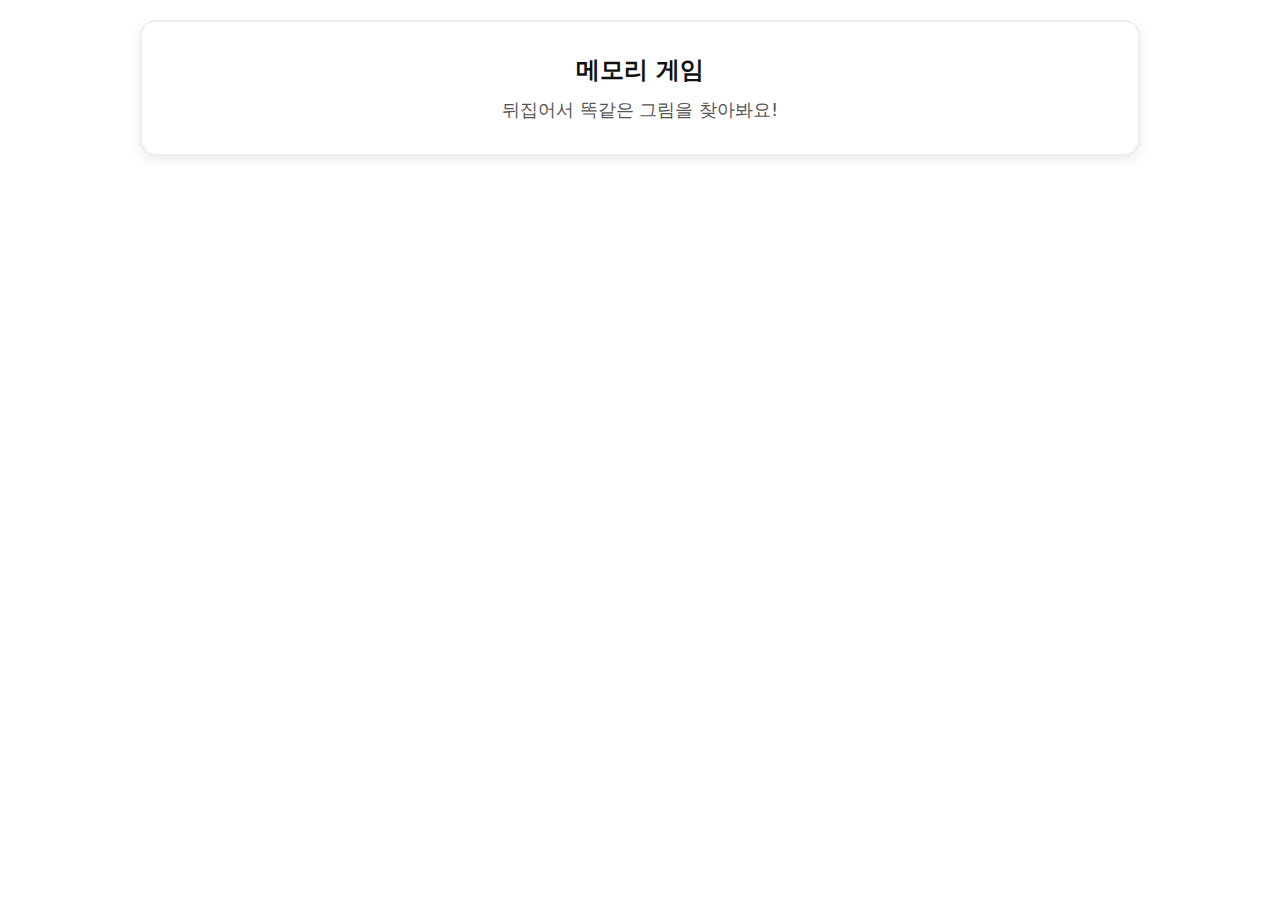
<file: index.html>
<!doctype html>
<html lang="ko">
<head>
  <meta charset="utf-8"/>
  <meta name="viewport" content="width=device-width,initial-scale=1,maximum-scale=1"/>
  <link rel="manifest" href="manifest.json">
  <title>하은 놀이터</title>
  <style>
    body {
      margin: 0;
      font-family: ui-sans-serif, system-ui, -apple-system, 'Noto Sans KR', sans-serif;
      background: #fff; /* 그라데이션 제거 */
    }

    .container {
      display: flex;
      justify-content: center;
      padding: 20px;
    }

    .grid {
      display: grid;
      gap: 20px;
      grid-template-columns: repeat(auto-fit, minmax(220px, 1fr));
      width: 100%;
      max-width: 1000px;
    }

    .card {
      display: flex;
      flex-direction: column;
      justify-content: center;
      padding: 32px;
      border-radius: 16px;
      background: #fff;
      border: 2px solid #eee;
      box-shadow: 0 4px 12px rgba(0,0,0,0.08);
      text-align: center;
      text-decoration: none;
      color: #111;
    }

    .card h2 {
      margin: 0 0 12px;
      font-size: 24px;
    }

    .card p {
      margin: 0;
      font-size: 18px;
      color: #555;
    }
  </style>
</head>
<body>
  <div class="container">
    <div class="grid">
      <a class="card" href="games/memory.html">
        <h2>메모리 게임</h2>
        <p>뒤집어서 똑같은 그림을 찾아봐요!</p>
      </a>
      <!--<a class="card" href="games/bingo.html">
        <h2>빙고 게임</h2>
        <p>칸을 꾹꾹 눌러서 5줄을 먼저 만들어요!</p>
      </a>
      <a class="card" href="games/plant.html">
        <h2>물 주기 화분</h2>
        <p>물을 주면 쑥쑥! 우리 화분 키우기 🌱</p>
      </a>
      <a class="card" href="games/math.html">
        <h2>연산 문제</h2>
        <p>덧셈 뺄셈 곱셈으로 머리 쑥쑥 💡</p>
      </a>
      <a class="card" href="games/media.html">
        <h2>노래·영상</h2>
        <p>좋아하는 노래랑 영상 골라 보아요 🎵</p>
      </a>-->
    </div>
  </div>
  <script>
    if('serviceWorker' in navigator){ navigator.serviceWorker.register('sw.js'); }
  </script>
</body>
</html>
</file>
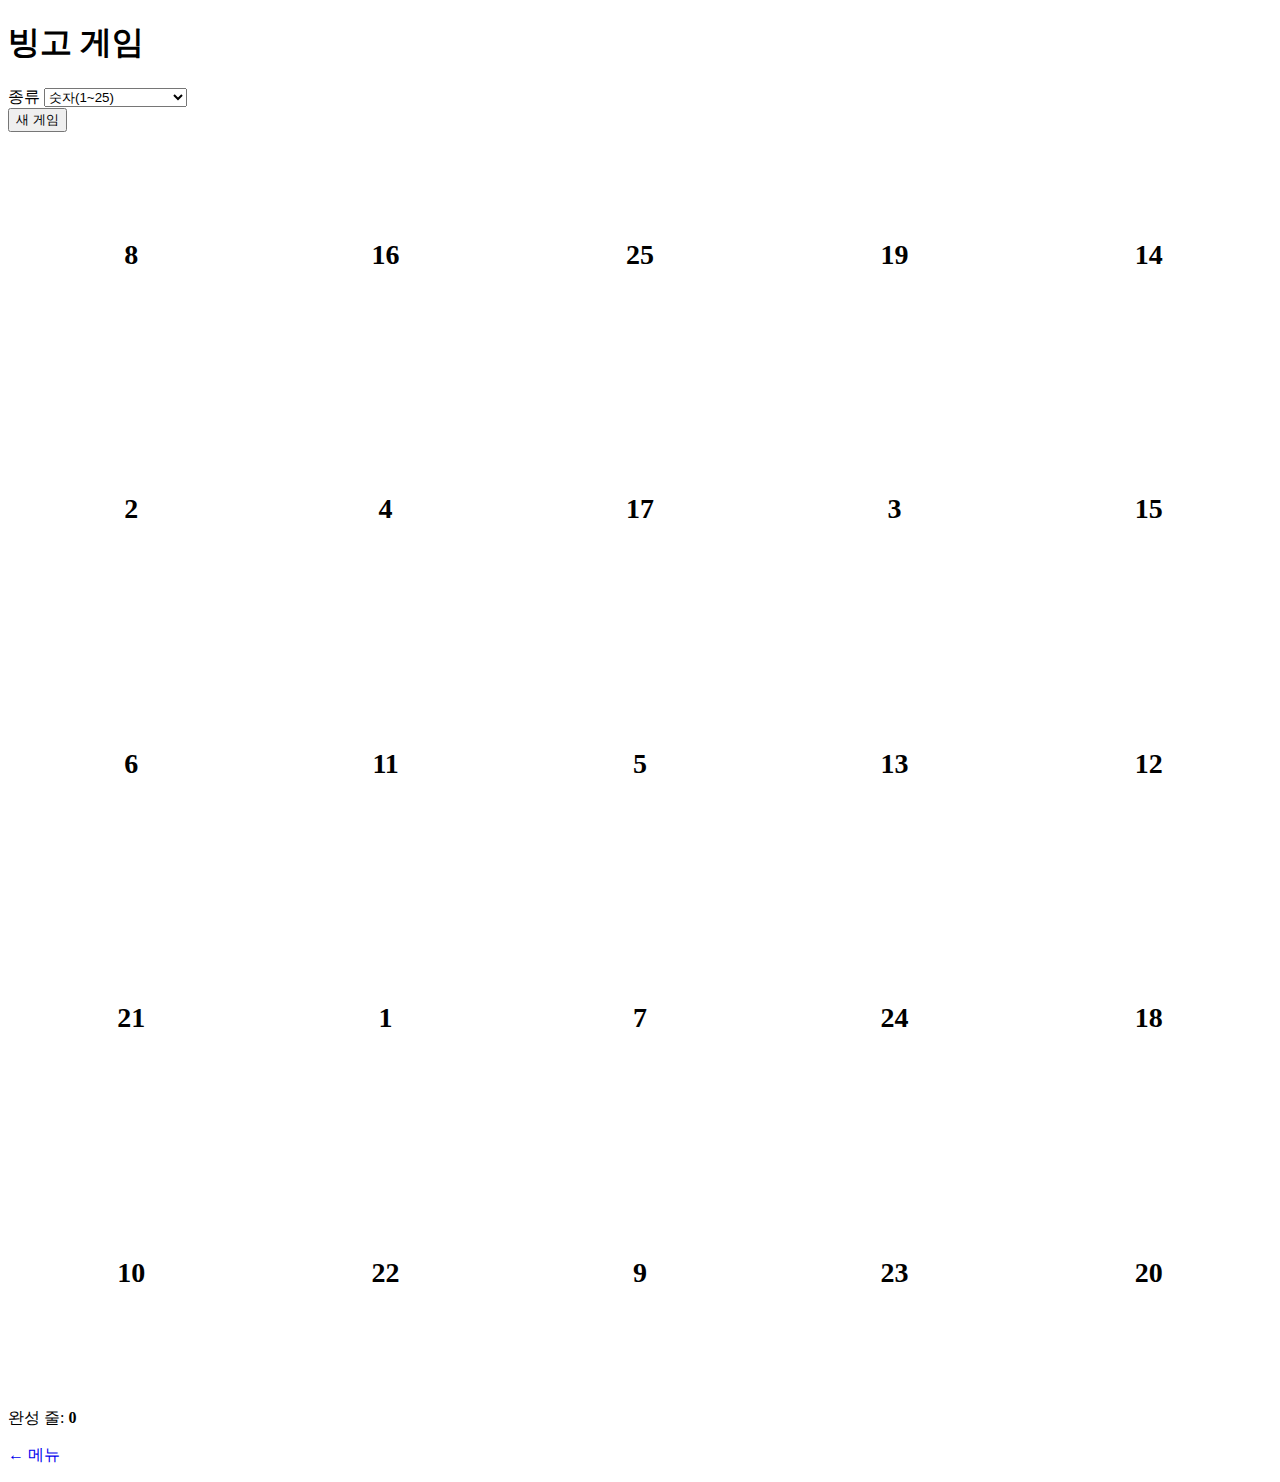
<file: games/bingo.html>
<!doctype html><html lang="ko"><head>
<meta charset="utf-8"/><meta name="viewport" content="width=device-width,initial-scale=1"/>
<link rel="../stylesheet" href="../styles/app.css" onload="this.rel='stylesheet'">
<title>빙고 게임</title>
<style>
  .board{display:grid;gap:8px;grid-template-columns:repeat(5,1fr);}
  .cell{aspect-ratio:1/1;display:grid;place-items:center;border:2px solid var(--border);border-radius:12px;background:#fff;font-size:clamp(16px,4vw,28px);font-weight:700;cursor:pointer;user-select:none}
  .cell.on{background:var(--acc);color:#fff;border-color:var(--acc)}
  .toolbar{justify-content:space-between}
</style>
</head><body>
<div class="container">
  <h1>빙고 게임</h1>
  <div class="toolbar">
    <div>
      <label>종류</label>
      <select id="mode">
        <option value="numbers">숫자(1~25)</option>
        <option value="korean">한글 ㄱ~ㅎ</option>
        <option value="images">그림(assets/images)</option>
      </select>
    </div>
    <button id="shuffleBtn">새 게임</button>
  </div>
  <div id="board" class="board"></div>
  <p id="status" class="card" style="margin-top:12px">완성 줄: <strong id="lines">0</strong></p>
  <p class="footer"><a href="../index.html" class="btn" style="text-decoration:none">← 메뉴</a></p>
</div>
<script type="module">
import { $, shuffle } from '../js/common.js';

const board = $('#board');
const linesEl = $('#lines');
const statusEl = $('#status');
const modeSel = $('#mode');

let size = 5;
let items = [];

function genItems(){
  const mode = modeSel.value;
  if(mode === 'numbers'){
    items = shuffle(Array.from({length: size*size}, (_,i)=> (i+1).toString()));
  } else if(mode === 'korean'){
    const consonants = 'ㄱㄲㄴㄷㄸㄹㅁㅂㅃㅅㅆㅇㅈㅉㅊㅋㅌㅍㅎ'.split('').slice(0,size*size);
    items = shuffle(consonants);
  } else {
    // 이미지 모드: assets/images 폴더에 img1.png ... img25.png 넣으면 자동 로드
    items = Array.from({length: size*size}, (_,i)=> `../assets/images/img${i+1}.png`);
  }
}

function draw(){
  board.innerHTML = '';
  genItems();
  for(let i=0;i<size*size;i++){
    const div = document.createElement('div');
    div.className='cell';
    const mode = modeSel.value;
    if(mode==='images'){
      const img = document.createElement('img');
      img.src = items[i];
      img.alt = `img${i+1}`;
      div.appendChild(img);
    } else {
      div.textContent = items[i];
    }
    div.addEventListener('click', ()=>{
      div.classList.toggle('on');
      updateLines();
    });
    board.appendChild(div);
  }
  updateLines();
}

function updateLines(){
  const cells = [...board.children];
  const on = (r,c)=> cells[r*size+c].classList.contains('on');
  let count = 0;
  // 가로/세로
  for(let i=0;i<size;i++){
    if(Array.from({length:size}, (_,c)=> on(i,c)).every(Boolean)) count++;
    if(Array.from({length:size}, (_,r)=> on(r,i)).every(Boolean)) count++;
  }
  // 대각
  if(Array.from({length:size}, (_,i)=> on(i,i)).every(Boolean)) count++;
  if(Array.from({length:size}, (_,i)=> on(i,size-1-i)).every(Boolean)) count++;
  linesEl.textContent = count;
  statusEl.style.background = count>=5 ? '#22c55e20' : '';
}

$('#shuffleBtn').addEventListener('click', draw);
modeSel.addEventListener('change', draw);
draw();
</script>
</body></html>
</file>
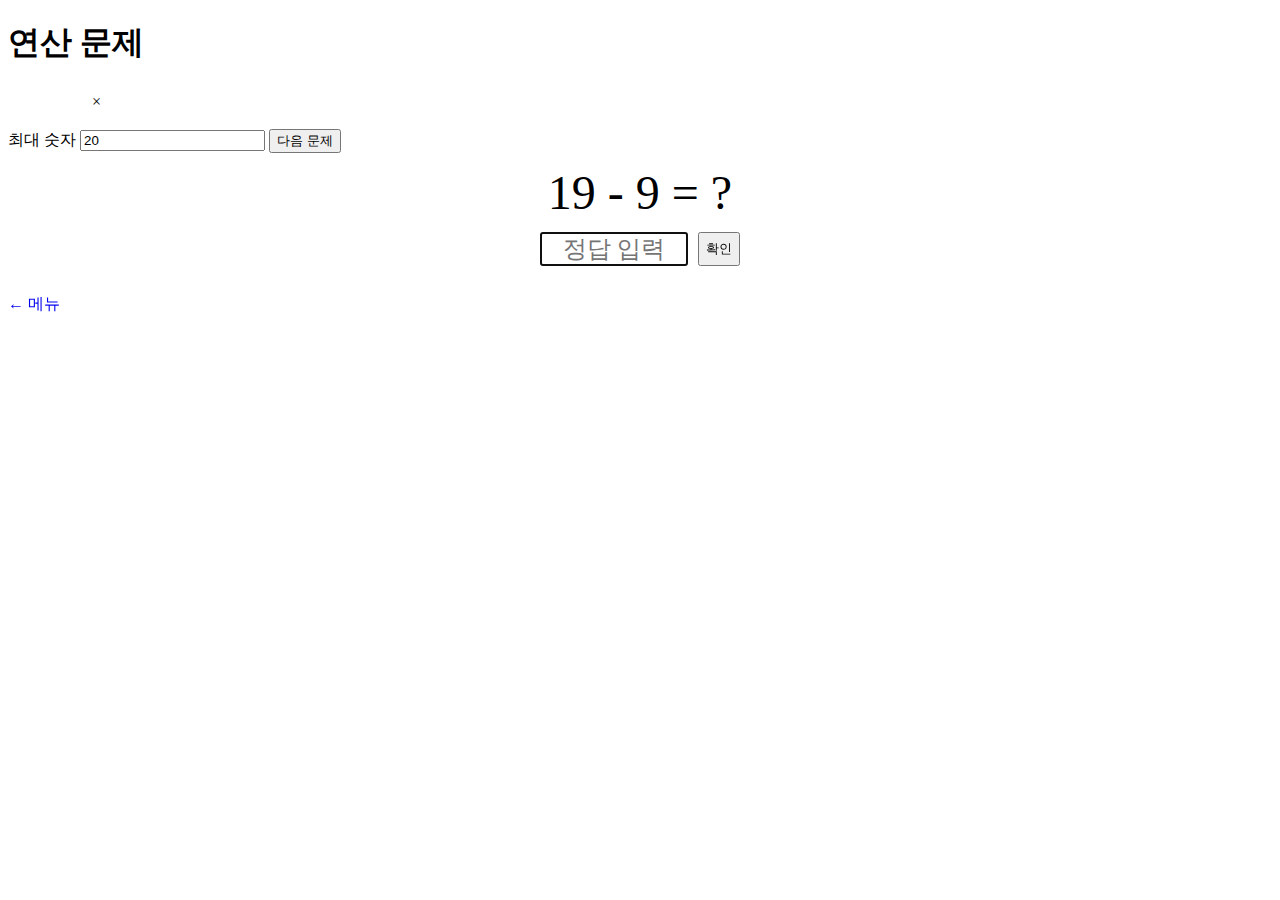
<file: games/math.html>
<!doctype html><html lang="ko"><head>
<meta charset="utf-8"/><meta name="viewport" content="width=device-width,initial-scale=1"/>
<link rel="../stylesheet" href="../styles/app.css" onload="this.rel='stylesheet'">
<title>연산 문제</title>
<style>
  .quiz{display:grid;gap:12px}
  .q{font-size:clamp(28px,6vw,48px);text-align:center}
  .inputs{display:flex;gap:10px;justify-content:center}
  .inputs input{width:140px;text-align:center;font-size:24px}
  .chips{display:flex;gap:8px;flex-wrap:wrap}
  .chip{padding:6px 10px;border:1px solid var(--border);border-radius:999px;cursor:pointer}
  .chip.on{background:var(--acc);color:#fff;border-color:var(--acc)}
</style>
</head><body>
<div class="container">
  <h1>연산 문제</h1>
  <div class="card quiz">
    <div class="chips" id="ops">
      <div data-op="+" class="chip on">+</div>
      <div data-op="-" class="chip on">−</div>
      <div data-op="*" class="chip">×</div>
    </div>
    <div class="toolbar">
      <label>최대 숫자 <input id="maxN" type="number" min="5" value="20"></label>
      <button id="nextBtn">다음 문제</button>
    </div>
    <div class="q" id="question">?</div>
    <div class="inputs">
      <input id="answer" placeholder="정답 입력" inputmode="numeric" />
      <button id="checkBtn">확인</button>
    </div>
    <div id="result"></div>
  </div>
  <p class="footer"><a href="../index.html" class="btn" style="text-decoration:none">← 메뉴</a></p>
</div>
<script type="module">
import { $, rand } from '../js/common.js';

let a=0,b=0,op='+';
const qEl=$('#question'), ans=$('#answer'), res=$('#result');

function currentOps(){
  return [...document.querySelectorAll('.chip.on')].map(x=>x.dataset.op);
}
function newQ(){
  const ops = currentOps();
  if(ops.length===0){ alert('연산자를 하나 이상 선택하세요.'); return; }
  op = ops[rand(ops.length)];
  const max = Math.max(5, parseInt($('#maxN').value||'20',10));
  a = rand(max)+1;
  b = rand(max)+1;
  if(op==='-'){ if(b>a) [a,b]=[b,a]; }
  if(op==='*'){ a = rand(Math.min(9,max))+1; b = rand(Math.min(9,max))+1; }
  qEl.textContent = `${a} ${op} ${b} = ?`;
  ans.value=''; res.textContent='';
  ans.focus();
}
function evalAns(){
  const val = Number(ans.value);
  const correct = op==='+'? a+b : op==='-'? a-b : a*b;
  if(Number.isNaN(val)){ res.textContent='숫자를 입력해주세요.'; return; }
  if(val===correct){ res.textContent='정답! 👍'; res.style.color='#16a34a'; }
  else { res.textContent=`앗! 정답은 ${correct}`; res.style.color='#ef4444'; }
}
$('#nextBtn').addEventListener('click', newQ);
$('#checkBtn').addEventListener('click', evalAns);
document.addEventListener('keydown', (e)=>{ if(e.key==='Enter') evalAns(); });

document.querySelectorAll('.chip').forEach(ch=>{
  ch.addEventListener('click', ()=> ch.classList.toggle('on'));
});
newQ();
</script>
</body></html>
</file>
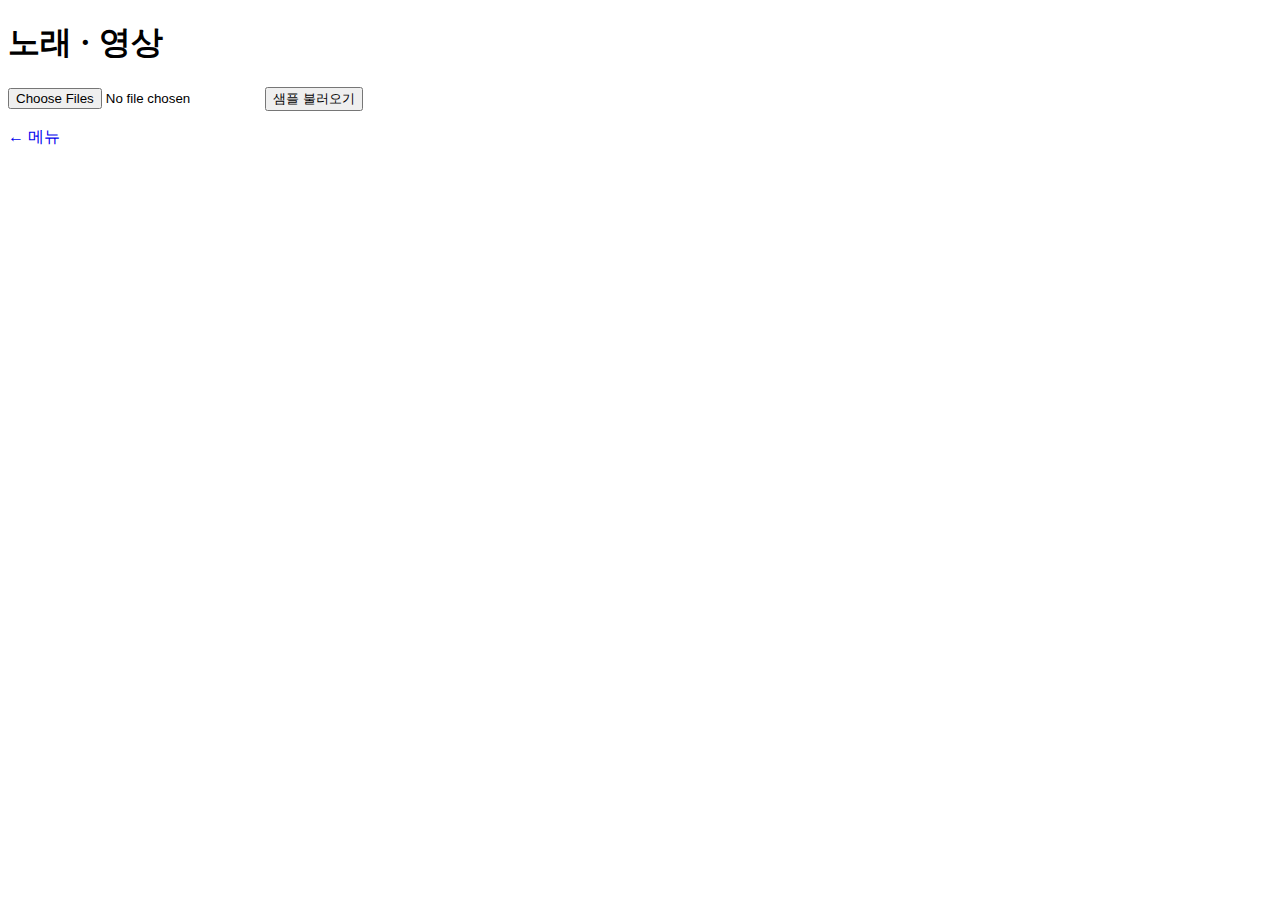
<file: games/media.html>
<!doctype html><html lang="ko"><head>
<meta charset="utf-8"/><meta name="viewport" content="width=device-width,initial-scale=1"/>
<link rel="../stylesheet" href="../styles/app.css" onload="this.rel='stylesheet'">
<title>노래 · 영상</title>
<style>
  .list{display:grid;gap:10px}
  .row{display:flex;align-items:center;justify-content:space-between;border:1px solid var(--border);padding:10px;border-radius:12px;background:#fff}
  .row small{opacity:.7}
  .player{margin-top:12px}
</style>
</head><body>
<div class="container">
  <h1>노래 · 영상</h1>
  <div class="card">
    <div class="toolbar">
      <input type="file" id="picker" multiple accept="audio/*,video/*">
      <button id="loadSamples">샘플 불러오기</button>
    </div>
    <div id="list" class="list"></div>
    <div class="player" id="player"></div>
  </div>
  <p class="footer"><a href="../index.html" class="btn" style="text-decoration:none">← 메뉴</a></p>
</div>
<script type="module">
import { $, $all } from '../js/common.js';

const list=$('#list'), player=$('#player');

function renderItem(file, url){
  const row = document.createElement('div');
  row.className='row';
  row.innerHTML = \`
    <div>
      <strong>\${file.name}</strong><br><small>\${Math.round(file.size/1024)} KB</small>
    </div>
    <button class="play">재생</button>
  \`;
  row.querySelector('.play').addEventListener('click', ()=>{
    player.innerHTML='';
    if(file.type.startsWith('audio')){
      const a=document.createElement('audio'); a.src=url; a.controls=true; a.autoplay=true;
      player.appendChild(a);
    }else{
      const v=document.createElement('video'); v.src=url; v.controls=true; v.autoplay=true; v.playsInline=true; v.style.maxHeight='60vh';
      player.appendChild(v);
    }
  });
  list.appendChild(row);
}

$('#picker').addEventListener('change', (e)=>{
  list.innerHTML='';
  const files = [...e.target.files];
  files.forEach(f=>{
    const url = URL.createObjectURL(f);
    renderItem(f, url);
  });
});

// 샘플 파일(로컬에 파일이 없을 때)
$('#loadSamples').addEventListener('click', ()=>{
  list.innerHTML='';
  const samples=[
    {name:'sample-audio.mp3', type:'audio', url:'../assets/media/sample-audio.mp3'},
    {name:'sample-video.mp4', type:'video', url:'../assets/media/sample-video.mp4'}
  ];
  samples.forEach(s=> renderItem({name:s.name, size:12345, type:s.type}, s.url));
});
</script>
</body></html>
</file>
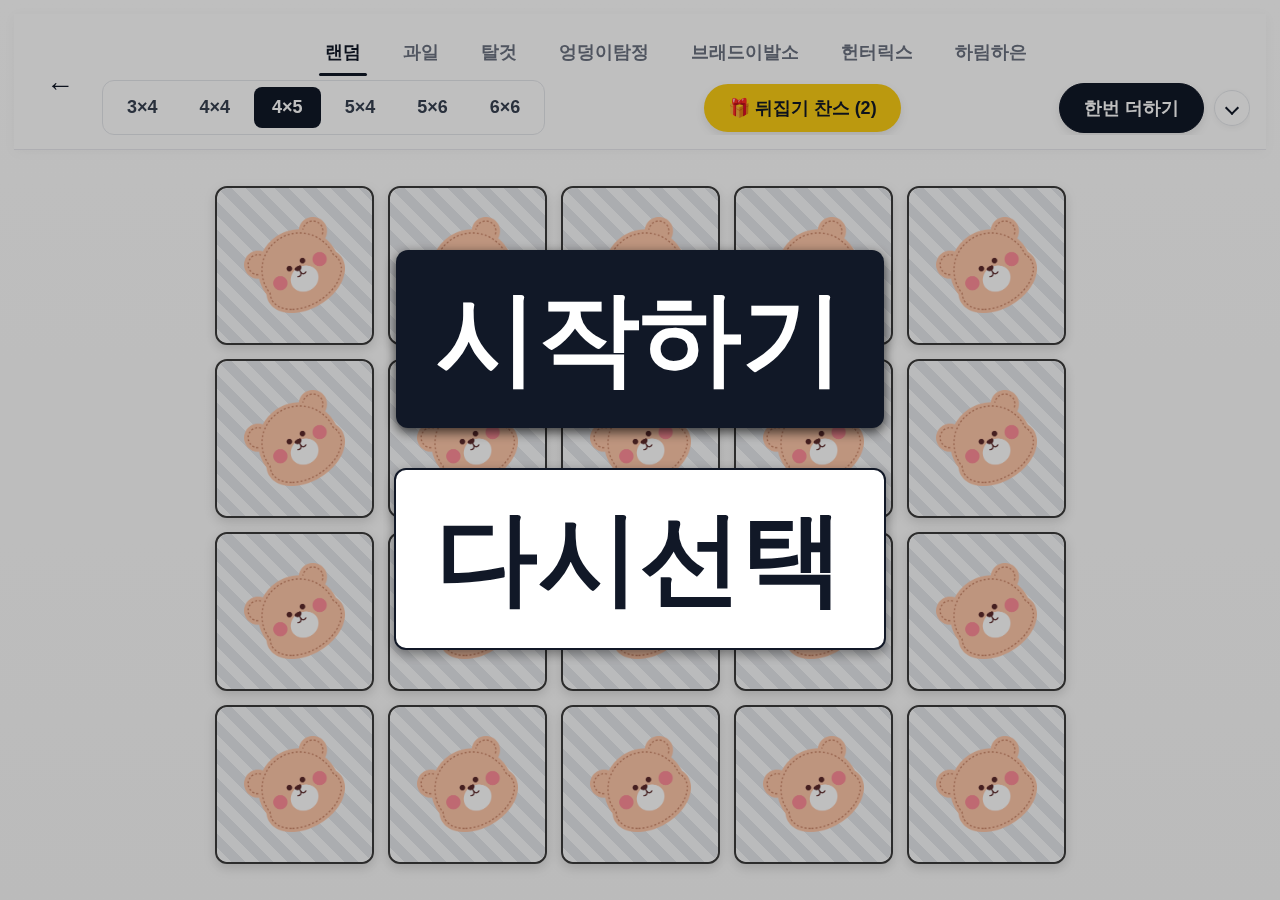
<file: games/memory.html>
<!doctype html>
<html lang="ko">
<head>
  <meta charset="utf-8"/>
  <meta name="viewport" content="width=device-width,initial-scale=1"/>
  <title>하은앱-이미지게임</title>
  <style>
    :root{
      --gap: clamp(8px, 1.2vw, 14px);
    }
    *{box-sizing:border-box; -webkit-tap-highlight-color:transparent;}
    html, body{width:100%; height:100%; margin:0; overflow:hidden; font-family:ui-sans-serif,system-ui,-apple-system,Segoe UI,Roboto,'Noto Sans KR',sans-serif;}
    body{background:linear-gradient(180deg,#fff 0%,#fafafa 100%);}

    .panel{
      width:100%; height:100%;
      display:grid; grid-template-rows:auto 1fr; gap:var(--gap); padding:var(--gap);
    }

    /* ===== 헤더 ===== */
    .head{
      position:sticky; top:0; z-index:10;
      padding: var(--gap) 16px;   /* 좌우 여백 추가 */
      background:rgba(255,255,255,.85);
      backdrop-filter:blur(6px); -webkit-backdrop-filter:blur(6px);
      border-bottom:1px solid #e9e9ee;
      box-shadow:0 2px 12px rgba(0,0,0,.04);
      transition:padding .2s ease;
    }

    /* 헤더 내부 레이아웃: 좌(뒤로가기) + 중앙/오른쪽 */
    .head-inner {
      display: flex;
      align-items: center;
      justify-content: space-between;
      gap: 12px;
    }

    /* 뒤로가기 버튼 */
    .back-btn {
      font-size: 28px;
      font-weight: 900;  /* 기존 bold보다 더 굵게 */
      padding: 10px 16px;
      color: #111827;
      display: flex;
      align-items: center;
      justify-content: center;
      appearance: none;
      border: 0;
      background: transparent;
      cursor: pointer;
      border-radius: 6px;
      transition: color 0.2s ease;
    }

    .back-btn:hover {
      color: #374151;
      background-color: rgba(0, 0, 0, 0.05); /* 약간 배경 추가해서 호버감 더 좋게 */
    }

    /* 카테고리 줄 */
    .cats-wrap{ display:flex; justify-content:center; }
    .head.collapsed .cats-wrap{ display:none; } /* ← 접히면 완전히 감춤 */

    /* 탭(카테고리) */
    .cats{
      display:flex; gap:18px; align-items:center; overflow-x:auto; scrollbar-width:none; padding:2px 8px 4px;
    }
    .cats::-webkit-scrollbar{display:none;}
    .tab {
      appearance: none;
      background: transparent;
      border: 0;
      cursor: pointer;
      position: relative;
      white-space: nowrap;
      padding: 10px 12px 12px;
      font-weight: 900;
      font-size: 18px;
      color: #6b7280;
    }
    .tab:hover{color:#374151;}
    .tab.active{color:#111827;}
    .tab.active::after{
      content:''; position:absolute; left:6px; right:6px; bottom:0; height:3px; background:#111827; border-radius:999px;
    }

    /* 툴바 줄 */
    .toolbar{
      display:flex; align-items:center; justify-content:space-between; gap:12px;
      overflow-x:auto; scrollbar-width:none;
    }
    .toolbar::-webkit-scrollbar{display:none;}

    .seg {
      display: flex;
      gap: 6px;
      padding: 6px;
      background: #fff;
      border: 1px solid #e5e7eb;
      border-radius: 12px;
      align-items: center;
    }
    .seg-btn {
      appearance: none;
      background: transparent;
      border: 0;
      cursor: pointer;
      padding: 10px 18px; /* 패딩 키움 */
      border-radius: 8px;
      font-weight: 900;   /* bold 정도 맞춤 */
      font-size: 18px;    /* 폰트 키움 */
      color: #374151;
      white-space: nowrap;
    }
    .seg-btn:hover{background:#f3f4f6;}
    .seg-btn.active{background:#111827; color:#fff;}

    /* 중앙: 뒤집기 찬스 */
    .toolbar-hint-center {
      flex: 1;
      display: flex;
      justify-content: center;
    }
    #hintBtn.hint-big {
      font-size: 18px;
      font-weight: 900;
      background: #facc15;
      color: #111827;
      border: none;
      padding: 12px 24px;
      border-radius: 999px;
      box-shadow: 0 4px 10px rgba(0, 0, 0, 0.1);
      cursor: pointer;
      white-space: nowrap;
      transition: background 0.2s ease;
    }
    #hintBtn.hint-big:hover {
      background: #eab308;
    }
    #hintBtn.hint-big:disabled {
      opacity: 0.6;
      cursor: not-allowed;
    }

    .toolbar-actions{ display:flex; gap:10px; align-items:center; }
    /* 한번더하기 버튼 */
    .btn.secondary {
      font-size: 18px;
      font-weight: 900;
      background: #111827;
      color: #fff;
      border: 1px solid #111827;
      cursor: pointer;
      padding: 12px 24px;
      border-radius: 999px;
      white-space: nowrap;
      box-shadow: 0 4px 10px rgba(0, 0, 0, 0.1);
      transition: background 0.2s ease;
    }
    .btn.secondary:hover {
      background: #0f172a;
      border-color: #0f172a;
    }

    /* 카테고리 보이기 버튼 (아이콘 전용) */
    .pill-toggle {
      width: 36px;          /* 정사각형 버튼 */
      height: 36px;
      background: #fff;
      border: 1px solid #e5e7eb;
      border-radius: 50%;   /* 동그랗게 */
      display: flex;
      align-items: center;
      justify-content: center;
      cursor: pointer;
      box-shadow: 0 2px 6px rgba(0,0,0,0.05);
      transition: background 0.2s ease;
      padding: 0;           /* 글자 공간 제거 */
    }
    .pill-toggle:hover {
      background: #f3f4f6;
    }
    .pill-toggle .chev {
      display: inline-block;
      width: 10px;
      height: 10px;
      border-right: 2px solid #111827;
      border-bottom: 2px solid #111827;
      transform: rotate(45deg);
      transition: transform 0.2s ease;
    }
    /* 접혔을 때 위쪽 화살표 */
    .head.collapsed .pill-toggle .chev {
      transform: rotate(-135deg);
    }

    /* ===== 그리드/카드 ===== */
    #grid{
      --size:120px; --cols:4;
      display:grid; gap:var(--gap); justify-content:center; align-content:center;
      grid-template-columns:repeat(var(--cols),var(--size)); grid-auto-rows:var(--size);
      height:100%;
    }
    .card{
      width:var(--size); height:var(--size);
      cursor:pointer; border-radius:12px; background:#fff;
      border:2px solid #3b3b3b; box-shadow:0 4px 12px rgba(0,0,0,.15);
      transform-style:preserve-3d; transition:transform .25s cubic-bezier(.25,.8,.25,1); position:relative;
    }
    .card.flip{ transform:rotateY(180deg); }
    .face{ position:absolute; inset:0; border-radius:inherit; overflow:hidden; display:flex; align-items:center; justify-content:center; backface-visibility:hidden; }
    .front{ transform:rotateY(180deg); background:#fff; }
    .face img{ max-width:80%; max-height:80%; object-fit:contain; }
    .face img.fill{ width:100%; height:100%; object-fit:cover; object-position:center; border-radius:inherit; }
    .back {
      transform: rotateY(0deg);
      background: repeating-linear-gradient(
              45deg,
              #f9fafb,
              #f9fafb 10px,
              #e5e7eb 10px,
              #e5e7eb 20px
      );
      display: flex;
      align-items: center;
      justify-content: center;
    }
    .back::after {
      content:'';
      width:100%; height:100%;
      background:url('../assets/images/common/card_back.png') no-repeat center;
      background-size:65%;
    }
    .matched .front{ filter:saturate(.92) opacity(.85); }

    .hint-overlay {
      position: fixed;
      inset: 0;
      z-index: 9998;
      background: rgba(0, 0, 0, 0.25); /* 반투명 */
      display: flex;
      align-items: center;
      justify-content: center;
      pointer-events: auto; /* 클릭 막음 */
      font-size: 8vw;
      font-weight: 900;
      color: white;
      text-shadow: 0 4px 12px rgba(0,0,0,0.7);
      user-select: none;
    }
    .hint-overlay.hidden {
      display: none;
    }

    .start-buttons {
      display: flex;
      flex-direction: column;
      gap: 20px;
      align-items: center;
    }

    .start-btn {
      font-size: 8vw;
      font-weight: 900;
      padding: 20px 40px;
      background: #111827;
      color: white;
      border: none;
      border-radius: 12px;
      cursor: pointer;
      box-shadow: 0 4px 12px rgba(0,0,0,0.7);
      user-select: none;
      transition: background 0.3s ease;
    }
    .start-btn:hover {
      background: #374151;
    }

    .cancel-btn {
      font-size: 8vw;
      font-weight: 900;
      padding: 20px 40px;
      background: white;
      color: #111827;
      border: 2px solid #111827;
      border-radius: 12px;
      cursor: pointer;
      box-shadow: 0 4px 12px rgba(0, 0, 0, 0.4);
      user-select: none;
      transition: background 0.3s ease, color 0.3s ease;
      margin-top: 20px;
    }
    .cancel-btn:hover {
      background: #f3f4f6; /* 약간 밝게 */
      color: #000000;
    }

    .hint-countdown {
      animation: scalePop 0.6s ease;
      font-size: 18vw; /* 추가: 숫자 자체 크기도 키움 */
      opacity: 0.65;
    }

    @keyframes scalePop {
      0%   { transform: scale(1); opacity: 0; }
      50%  { transform: scale(2); opacity: 1; }
      100% { transform: scale(1); opacity: 1; }
    }

    .card .cover-black {
      position: absolute;
      inset: 0;
      background: rgba(0, 0, 0, 0.6);
      border-radius: inherit;
      z-index: 5;
      pointer-events: none;
      display: none;
    }

    /* 힌트 중이면 표시 */
    .card.hint-hide .cover-black {
      display: block;
    }

    /* ===== WIN MODAL ===== */
    .modal {
      position: fixed; inset: 0; z-index: 9999;
      display: none; align-items: center; justify-content: center;
      background: rgba(0,0,0,.55);
      backdrop-filter: blur(6px);
    }
    .modal.open { display: flex; }

    .modal__box{
      width: min(92vw, 720px);
      border-radius: 16px;
      background: #fff;
      box-shadow: 0 20px 60px rgba(0,0,0,.25);
      overflow: hidden;
    }

    .modal__media-wrap {
      position: relative;
    }
    .modal__label {
      position: absolute;
      top: 50%; left: 50%;
      transform: translate(-50%, -50%);
      font-size: 3rem;
      font-weight: 900;
      color: #fff;
      text-shadow: 0 4px 12px rgba(0,0,0,.6);
      pointer-events: none; /* 클릭 막지 않음 */
    }

    .modal__media{
      display:block; width:100%; max-height:70vh; object-fit:cover;
      background:#000;
    }

    .modal__footer{
      display:flex; gap:10px; justify-content:center; align-items:center;
      padding:12px 14px; border-top:1px solid #eee; background:#fff;
    }

    .modal__btn{
      appearance:none; border:0; cursor:pointer;
      padding:10px 16px; border-radius:10px; font-weight:800; font-size:40px;
    }
    .modal__btn--primary{ background:#111827; color:#fff; }
    .modal__btn--ghost{ background:#f3f4f6; color:#111827; }
  </style>
</head>
<body>
<div class="panel">
  <header class="head collapsed" id="head"><!-- 기본: 접힘(1줄) -->
    <div class="head-inner">
      <!-- 뒤로가기 버튼 -->
      <button id="backBtn" class="back-btn" aria-label="뒤로가기">←</button>

      <div style="flex:1;">
        <div class="cats-wrap" id="catsWrap">
          <div class="cats" id="cats"></div>
        </div>

        <div class="toolbar" id="toolbar">
          <div class="seg" id="sizeSeg"></div>

          <!-- 가운데: 뒤집기 찬스 -->
          <div class="toolbar-hint-center">
            <button id="hintBtn" class="hint-big" aria-label="뒤집기 찬스">🎁 뒤집기 찬스 (2)</button>
          </div>

          <!-- 오른쪽: 한번더하기 + 카테고리 -->
          <div class="toolbar-actions">
            <button class="btn secondary" id="btnRefresh">한번 더하기</button>
            <button id="catToggle" class="pill-toggle" aria-expanded="false" aria-controls="catsWrap">
              <span class="chev"></span>
            </button>
          </div>
        </div>
      </div>
    </div>
  </header>

  <div id="grid"></div>
</div>
<!-- 오버레이 + 시작하기 버튼 -->
<div id="startOverlay" class="hint-overlay hidden">
  <div class="start-buttons">
    <button class="start-btn">시작하기</button>
    <button class="cancel-btn">다시선택</button>
  </div>
</div>
<!-- 오버레이 + 카운트다운 -->
<div id="hintOverlay" class="hint-overlay" style="display:none;" aria-hidden="true">
  <div class="hint-countdown" id="hintCountdown">3</div>
</div>

<script type="module">
  const grid     = document.getElementById('grid');
  const sizeSeg  = document.getElementById('sizeSeg');
  const catsBar  = document.getElementById('cats');
  const headEl   = document.getElementById('head');
  const btnRefresh = document.getElementById('btnRefresh');
  const catToggle  = document.getElementById('catToggle');
  const catToggleText = document.getElementById('catToggleText');
  const hintOverlay = document.getElementById('hintOverlay');
  const hintCountdown = document.getElementById('hintCountdown');
  const startOverlay = document.getElementById('startOverlay');
  const startBtn = document.querySelector('.start-btn');
  const cancelBtn = document.querySelector('.cancel-btn');
  const hintBtn = document.getElementById('hintBtn');
  let hintCount = 2;

  /* 카테고리 매핑 */
  const CATEGORY_MAP = [
    { id:'fruits',        name:'과일' },
    { id:'vehicles',      name:'탈것' },
    { id:'buttDetective', name:'엉덩이탐정' },
    { id:'breadBarber',   name:'브래드이발소' },
    { id:'huntrix',       name:'헌터릭스' },
    { id:'kids',          name:'하림하은' },
  ];

  const PRESETS = [[3,4],[4,4],[4,5],[5,4],[5,6],[6,6]];
  const FILL_CATS = new Set(['kids', 'huntrix']); // 꽉 채울 카테고리

  let rows=4, cols=4;
  let allFiles=[], lock=false, first=null, second=null, matchedPairs=0, totalPairs=0;
  let currentCat = null; // null = 랜덤

  function $shuffle(array) {
    let currentIndex = array.length, randomIndex;
    while (currentIndex !== 0) {
      randomIndex = Math.floor(Math.random() * currentIndex);
      currentIndex--;
      [array[currentIndex], array[randomIndex]] = [array[randomIndex], array[currentIndex]];
    }
    return array;
  }

  // 이벤트 위임으로 start-trigger 클릭 처리
  document.body.addEventListener('click', (e) => {
    const trigger = e.target.closest('.start-trigger');
    if (!trigger) return;

    // 초기화
    hintCount = 2;
    hintBtn.textContent = `뒤집기 찬스 (${hintCount})`;
    hintBtn.disabled = false;

    startOverlay.classList.remove('hidden');
  });

  startBtn.addEventListener('click', () => {
    startOverlay.classList.add('hidden');   // 오버레이 숨김
    startCountdown();                       // 카운트다운 시작 함수 호출
  });

  cancelBtn.addEventListener('click', () => {
    startOverlay.classList.add('hidden');   // 오버레이 숨김
  });

  function startCountdown() {
    showHint(true, 3000);  // 자동 실행: 3초
  }

  function startRefresh() {
    // 초기화
    hintCount = 2;
    hintBtn.textContent = `뒤집기 찬스 (${hintCount})`;
    hintBtn.disabled = false;
    renderGrid();

    showHint(true, 3000);  // 자동 실행: 3초
  }

  function getCatFromUrl(src){
    const m = src.match(/\/memory\/(?:images\/)?([^/]+)\//);
    return m ? m[1] : null;
  }
  function shouldFill(src){
    const catInUrl = getCatFromUrl(src);
    if (catInUrl && FILL_CATS.has(catInUrl)) return true;
    if (currentCat && FILL_CATS.has(currentCat)) return true;
    return false;
  }

  /* 토글 동작 */
  function setCatsCollapsed(collapsed){
    headEl.classList.toggle('collapsed', collapsed);
    catToggle.setAttribute('aria-expanded', String(!collapsed));
    localStorage.setItem('catsCollapsed', collapsed ? '1' : '0');
    fitGrid(rows, cols);
  }
  catToggle.addEventListener('click', ()=> setCatsCollapsed(!headEl.classList.contains('collapsed')));

  /* 카테고리 탭 */
  function renderCategories(){
    catsBar.innerHTML = '';
    const tabs = [{ id:null, name:'랜덤' }, ...CATEGORY_MAP];
    tabs.forEach(({id,name})=>{
      const b = document.createElement('button');
      b.className = 'tab start-trigger';
      b.textContent = name;
      if (id === currentCat) b.classList.add('active');
      b.addEventListener('click', async ()=>{
        currentCat = id;
        [...catsBar.querySelectorAll('.tab')].forEach(x=>x.classList.remove('active'));
        b.classList.add('active');
        await loadList();
        renderSizeSeg();
        renderGrid();
      });
      catsBar.appendChild(b);
    });
  }

  /* 크기 세그먼트 */
  function renderSizeSeg(){
    sizeSeg.innerHTML = '';
    PRESETS.forEach(([r,c])=>{
      const needPairs=(r*c)/2;
      const enough=allFiles.length>=needPairs;
      const btn=document.createElement('button');
      btn.className='seg-btn start-trigger';
      btn.textContent=`${r}×${c}`;
      if(!enough) btn.disabled=true;
      if(r===rows && c===cols) btn.classList.add('active');
      btn.addEventListener('click',()=>{
        if(!enough) return;
        rows=r; cols=c;
        [...sizeSeg.querySelectorAll('.seg-btn')].forEach(x=>x.classList.remove('active'));
        btn.classList.add('active');
        renderGrid();
      });
      sizeSeg.appendChild(btn);
    });
  }

  /* 새로고침 */
  btnRefresh.addEventListener('click', ()=>startRefresh());

  // 힌트 실행 함수
  function showHint(isAuto = false, duration = 3000) {
    if (lock || (!isAuto && hintCount <= 0)) return;

    const allCards = [...grid.querySelectorAll('.card')];
    if (!allCards.length) return;

    lock = true;

    // 힌트 가림 상태 적용
    allCards.forEach(card => {
      if (card.classList.contains('matched')) {
        card.classList.add('hint-hide'); // 검은 가림막 표시
      } else {
        card.classList.add('flip');
      }
    });

    showCountdown(duration);

    setTimeout(() => {
      allCards.forEach(card => {
        card.classList.remove('hint-hide'); // 검은 가림막 제거
        if (!card.classList.contains('matched')) {
          card.classList.remove('flip');
        }
      });
      lock = false;
    }, duration);

    if (!isAuto) {
      hintCount--;
      hintBtn.textContent = `뒤집기 찬스 (${hintCount})`;
      if (hintCount <= 0) {
        hintBtn.disabled = true;
        hintBtn.style.opacity = 0.6;
        hintBtn.style.cursor = 'not-allowed';
      }
    }
  }

  // 힌트 버튼 클릭
  hintBtn.addEventListener('click', () => showHint(false, 3000));

  function showCountdown(duration) {
    const seconds = Math.floor(duration / 1000);
    let current = seconds;

    hintOverlay.style.display = 'flex';
    hintOverlay.setAttribute('aria-hidden', 'false');
    hintCountdown.textContent = current;

    const interval = setInterval(() => {
      current--;
      if (current <= 0) {
        clearInterval(interval);
        hintOverlay.style.display = 'none';
        hintOverlay.setAttribute('aria-hidden', 'true');
      } else {
        hintCountdown.textContent = current;
        hintCountdown.classList.remove('hint-countdown'); // 트리거 리셋
        void hintCountdown.offsetWidth; // reflow
        hintCountdown.classList.add('hint-countdown');
      }
    }, 1000);
  }

  /* 데이터 로드 */
  async function loadList(){
    try {
      // manifest.json 전체를 불러옴
      const r = await fetch('../assets/images/games/memory/manifest.json', { cache: 'no-store' });
      const manifest = await r.json();

      if (currentCat) {
        // 선택된 카테고리만
        allFiles = manifest[currentCat] || [];
      } else {
        // 랜덤(모든 카테고리 합침)
        allFiles = Object.values(manifest).flat();
      }
    } catch {
      allFiles = [];
    }
  }

  /* 덱/그리드 */
  function makeDeck(r,c){
    const total=r*c; if(total%2===1) return [];
    const pairs=total/2; if(allFiles.length<pairs) return [];
    const chosen=$shuffle([...allFiles]).slice(0,pairs);
    return $shuffle([...chosen,...chosen]);
  }

  function fitGrid(rows, cols){
    const panelEl = document.querySelector('.panel');
    const availW  = panelEl.clientWidth;
    const availH  = panelEl.clientHeight - headEl.offsetHeight - 12;

    const gap  = 12;
    const sizeW = Math.floor((availW - (cols - 1) * gap) / cols);
    const sizeH = Math.floor((availH - (rows - 1) * gap) / rows);
    const size  = Math.max(40, Math.min(sizeW, sizeH));

    grid.style.setProperty('--cols', String(cols));
    grid.style.setProperty('--size', (size - 20) + 'px');
  }

  async function renderGrid(){
    lock=false; first=second=null; matchedPairs=0;
    grid.innerHTML='';
    const deck=makeDeck(rows,cols);
    if(!deck.length) return;
    totalPairs=deck.length/2;

    deck.forEach(src => {
      const card = document.createElement('div');
      card.className = 'card';

      const front = document.createElement('div');
      front.className = 'face front';
      const img = document.createElement('img');
      img.src = src;
      if (shouldFill(src)) img.classList.add('fill');
      front.appendChild(img);

      const back = document.createElement('div');
      back.className = 'face back';

      // 검은 오버레이 레이어 추가
      const blackCover = document.createElement('div');
      blackCover.className = 'cover-black';
      card.appendChild(blackCover);

      card.appendChild(front);
      card.appendChild(back);

      card.addEventListener('click', () => flip(card, src));
      grid.appendChild(card);
    });
    fitGrid(rows,cols);
  }

  function flip(card,src){
    if(lock||card.classList.contains('flip')||card.classList.contains('matched')) return;
    card.classList.add('flip');
    if(!first){ first={card,src}; return; }
    second={card,src};
    if(first.src===second.src){
      first.card.classList.add('matched'); second.card.classList.add('matched');
      matchedPairs++; first=second=null;
      if (matchedPairs === totalPairs) {
        setTimeout(()=> openWinModal(), 120); // flip 애니 끝난 뒤 살짝 딜레이
      }
    }else{
      lock=true;
      setTimeout(()=>{ first.card.classList.remove('flip'); second.card.classList.remove('flip'); first=second=null; lock=false; },650);
    }
  }

  window.addEventListener('resize', ()=>fitGrid(rows,cols));

  /* init */
  (async()=>{
    // 기본은 펼침(true)
    let collapsed = false;

    // localStorage 값이 있으면 복원
    const saved = localStorage.getItem('catsCollapsed');
    if (saved !== null) {
      collapsed = saved === '1';
    }

    setCatsCollapsed(collapsed);  // <- 이걸로 반영

    currentCat = null;
    renderCategories();
    await loadList();

    // 기본은 4x5
    rows = 4;
    cols = 5;

    // 만약 이미지가 부족하면 fallback
    if (allFiles.length < (rows * cols / 2)) {
      const start = PRESETS.find(([r,c])=> allFiles.length >= (r*c/2)) || PRESETS[0];
      rows = start[0];
      cols = start[1];
    }

    renderSizeSeg();
    renderGrid();

    startOverlay.classList.remove('hidden');
  })();

  // 뒤로가기 버튼 이벤트
  const backBtn = document.getElementById('backBtn');
  backBtn.addEventListener('click', ()=>{
    if (window.history.length > 1) {
      // 이전 페이지가 있으면 이동
      window.history.back();
    } else {
      // 없으면 메인으로 강제 이동
      window.location.href = '/index.html';
    }
  });
</script>

<!-- WIN MODAL -->
<div id="winModal" class="modal" aria-hidden="true" role="dialog" aria-label="축하 모달">
  <div class="modal__box" role="document">
    <div class="modal__media-wrap">
      <video id="winVideo" class="modal__media" playsinline muted preload="auto">
        <source src="/assets/media/common/fanfare.mp4" type="video/mp4">
        <source src="/assets/media/common/fanfare.mov" type="video/quicktime">
      </video>
      <!-- 오버레이 텍스트 -->
      <div class="modal__label"></div>
    </div>
    <!--        <div class="modal__footer">-->
    <!--            <button id="replayBtn" class="modal__btn modal__btn&#45;&#45;ghost">다시보기</button>-->
    <!--            <button id="closeBtn"  class="modal__btn modal__btn&#45;&#45;primary">닫기</button>-->
    <!--        </div>-->
  </div>
</div>
<script>
  // ====== Win Modal logic (robust) ======
  const winModal = document.getElementById('winModal');
  const winVideo = document.getElementById('winVideo');
  const replayBtn = document.getElementById('replayBtn');
  const closeBtn  = document.getElementById('closeBtn');

  // 후보 소스 (MP4 우선)
  const VIDEO_SOURCES = [
    { src: '../assets/media/common/fanfare.mp4', type: 'video/mp4' },
    { src: '../assets/media/common/fanfare.mov',    type: 'video/quicktime' },
  ];

  // 브라우저 지원 형식 중 최적 소스 고르기
  function pickBestSource() {
    const can = (type) => (winVideo.canPlayType && winVideo.canPlayType(type)) || '';
    // MP4(H.264/AAC) 우선
    if (can('video/mp4; codecs="avc1.42E01E, mp4a.40.2"') || can('video/mp4')) {
      return VIDEO_SOURCES.find(s => s.type === 'video/mp4') || VIDEO_SOURCES[0];
    }
    // 그 외엔 MOV 시도 (주로 Safari)
    if (can('video/quicktime')) {
      return VIDEO_SOURCES.find(s => s.type === 'video/quicktime') || VIDEO_SOURCES[0];
    }
    // 그래도 모르겠으면 첫번째
    return VIDEO_SOURCES[0];
  }

  async function tryPlayVideo() {
    // iOS/Safari 자동재생 호환
    winVideo.muted = true;
    winVideo.playsInline = true;

    try { winVideo.load(); } catch (_) {}

    // 메타데이터 로드되면 한 번 더 시도
    const onceCanPlay = new Promise(resolve => {
      const onCanPlay = () => { winVideo.removeEventListener('canplay', onCanPlay); resolve(); };
      winVideo.addEventListener('canplay', onCanPlay, { once: true });
      // 혹시 이미 로드됐으면 즉시 resolve
      if (winVideo.readyState >= 2) { winVideo.removeEventListener('canplay', onCanPlay); resolve(); }
    });

    // 바로 시도 + canplay 후 재시도
    try {
      const p = winVideo.play();
      if (p && typeof p.then === 'function') await p;
      return true;
    } catch (_) {
      // 무시하고 canplay 후 한 번 더
    }

    await onceCanPlay;
    try {
      const p2 = winVideo.play();
      if (p2 && typeof p2.then === 'function') await p2;
      return true;
    } catch (_) {
      // 자동재생 정책 등으로 막히면 컨트롤 노출
      winVideo.setAttribute('controls', '');
      return false;
    }
  }

  function setVideoSource() {
    const pick = pickBestSource();
    // <source> 교체 대신 src로 직접 지정 (간결 & 신뢰성↑)
    // 기존 <source> 자식 제거
    while (winVideo.firstChild) winVideo.removeChild(winVideo.firstChild);
    winVideo.removeAttribute('src');
    winVideo.src = pick.src;
    winVideo.type = pick.type || '';
  }

  function openWinModal() {
    setVideoSource();

    // 열기
    winModal.classList.add('open');
    winModal.setAttribute('aria-hidden', 'false');

    // 재생 시도
    tryPlayVideo();

    // 자동 닫기: 6초 후
    setTimeout(closeWinModal, 6000);
  }

  function closeWinModal() {
    winModal.classList.remove('open');
    winModal.setAttribute('aria-hidden', 'true');
    try { winVideo.pause(); } catch (_) {}
    // 다음에 다시 열면 자동재생 시도하게 컨트롤 제거
    winVideo.removeAttribute('controls');
  }

  // 바깥 클릭으로 닫기 (박스 내부 클릭은 전파 방지)
  winModal.addEventListener('click', (e) => {
    if (e.target === winModal) closeWinModal();
  });
  const modalBox = winModal.querySelector('.modal__box');
  if (modalBox) {
    modalBox.addEventListener('click', (e) => e.stopPropagation());
  }

  // 버튼 액션
  replayBtn.addEventListener('click', () => {
    try {
      winVideo.currentTime = 0;
      winVideo.play().catch(() => {
        winVideo.setAttribute('controls', '');
      });
    } catch (_) {}
  });
  closeBtn.addEventListener('click', closeWinModal);

  // ESC로 닫기
  window.addEventListener('keydown', (e) => {
    if (e.key === 'Escape' && winModal.classList.contains('open')) closeWinModal();
  });

  // 전역에서 호출할 수 있게
  window.openWinModal = openWinModal;
  window.closeWinModal = closeWinModal;
</script>
</body>
</html>
</file>
<file: styles/app.css>
:root{
  --bg:#f7f7fb; --fg:#111; --acc:#4f46e5; --card:#fff; --border:#e5e7eb;
  --btn:#111; --btnfg:#fff;
  --radius:16px;
  --gap: clamp(10px, 2vw, 20px);
  --touch: 14px;
}
*{box-sizing:border-box; -webkit-tap-highlight-color:transparent;}
html,body{height:100%;margin:0;font-family:ui-sans-serif,system-ui,-apple-system,Segoe UI,Roboto,'Noto Sans KR',sans-serif;color:var(--fg);background:var(--bg);}
.container{max-width:980px;margin:0 auto;padding:calc(var(--gap)*1.2);}
.grid{display:grid;gap:var(--gap);grid-template-columns:repeat(auto-fit,minmax(220px,1fr));}
.card{background:var(--card);border:1px solid var(--border);border-radius:var(--radius);padding:20px;box-shadow:0 6px 16px rgba(0,0,0,.04);}
h1{font-size:clamp(22px,4vw,36px);margin:0 0 12px}
h2{font-size:clamp(18px,2.6vw,24px);margin:0 0 10px}
p{margin:6px 0 0;opacity:.8}
button,.btn{appearance:none;border:0;background:var(--acc);color:#fff;border-radius:12px;padding:12px 16px;font-weight:700;font-size:16px;cursor:pointer}
button:active{transform:translateY(1px)}
.toolbar{display:flex;gap:10px;align-items:center;flex-wrap:wrap;margin-bottom:12px}
input,select{font-size:16px;padding:10px 12px;border-radius:10px;border:1px solid var(--border);background:#fff}
.kbd{display:inline-block;background:#111;color:#fff;padding:2px 8px;border-radius:8px;font-size:12px}
.center{display:grid;place-items:center}
.footer{opacity:.6;text-align:center;margin-top:24px;font-size:14px}
img,video{max-width:100%;border-radius:12px}
.hidden{display:none !important;}
</file>
